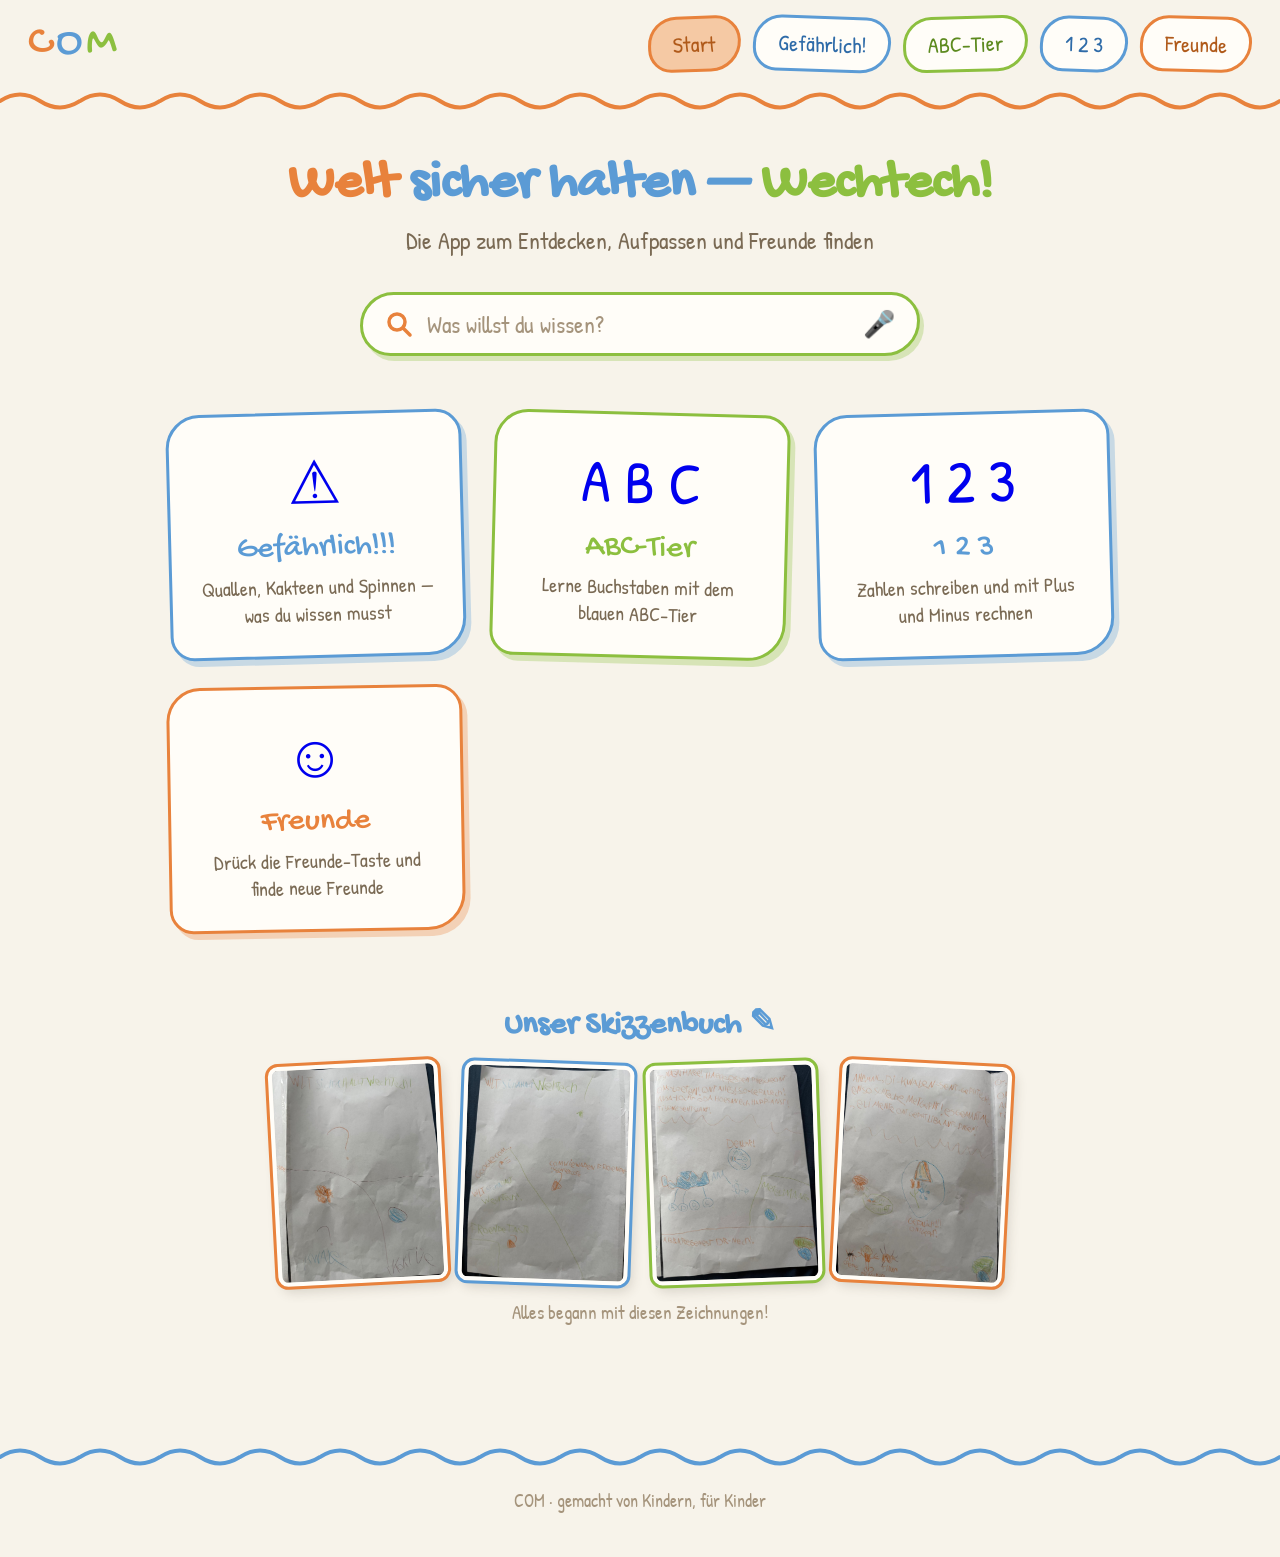
<file: index.html>
<!DOCTYPE html>
<html lang="de">
<head>
<meta charset="utf-8">
<meta name="viewport" content="width=device-width, initial-scale=1">
<title>COM — Welt sicher halten</title>
<link rel="preconnect" href="https://fonts.googleapis.com">
<link rel="preconnect" href="https://fonts.gstatic.com" crossorigin>
<link href="https://fonts.googleapis.com/css2?family=Patrick+Hand&family=Gochi+Hand&display=swap" rel="stylesheet">
<link rel="stylesheet" href="css/style.css">
</head>
<body>

<header>
  <nav class="topnav">
    <a class="logo" href="index.html" aria-label="COM Startseite"><span>C</span><span>O</span><span>M</span></a>
    <div class="spacer"></div>
    <div class="nav-links">
      <a class="nav-btn orange active" href="index.html">Start</a>
      <a class="nav-btn blue" href="gefaehrlich.html">Gefährlich!</a>
      <a class="nav-btn green" href="abc.html">ABC-Tier</a>
      <a class="nav-btn blue" href="123.html">1 2 3</a>
      <a class="nav-btn orange tilt-r" href="freunde.html">Freunde</a>
    </div>
  </nav>
  <div class="wave orange"></div>
</header>

<main class="page">
  <h1 class="hero-title">
    <span class="c-orange">Welt </span><span class="c-blue">sicher halten — </span><span class="c-green">Wechtech!</span>
  </h1>
  <p class="lead" style="margin-bottom: 36px;">Die App zum Entdecken, Aufpassen und Freunde finden</p>

  <div class="search">
    <svg width="28" height="28" viewBox="0 0 28 28" aria-hidden="true"><circle cx="12" cy="12" r="8" fill="none" stroke="#E8823C" stroke-width="3.5"></circle><line x1="18" y1="18" x2="25" y2="25" stroke="#E8823C" stroke-width="3.5" stroke-linecap="round"></line></svg>
    <input type="text" placeholder="Was willst du wissen?" aria-label="Suche">
    <button class="mic-btn" aria-label="Mit Stimme suchen" title="Sprich mit mir!" hidden>🎤</button>
  </div>

  <div class="home-cards">
    <a class="home-card blue" href="gefaehrlich.html">
      <div class="art">⚠</div>
      <div class="title">Gefährlich!!!</div>
      <div class="sub">Quallen, Kakteen und Spinnen — was du wissen musst</div>
    </a>
    <a class="home-card green" href="abc.html">
      <div class="art">A B C</div>
      <div class="title">ABC-Tier</div>
      <div class="sub">Lerne Buchstaben mit dem blauen ABC-Tier</div>
    </a>
    <a class="home-card blue" href="123.html">
      <div class="art">1 2 3</div>
      <div class="title">1 2 3</div>
      <div class="sub">Zahlen schreiben und mit Plus und Minus rechnen</div>
    </a>
    <a class="home-card orange" href="freunde.html">
      <div class="art">☺</div>
      <div class="title">Freunde</div>
      <div class="sub">Drück die Freunde-Taste und finde neue Freunde</div>
    </a>
  </div>

  <section class="sketchbook">
    <h2>Unser Skizzenbuch ✎</h2>
    <div class="sketch-strip">
      <img src="assets/sketch-1.jpeg" alt="Kinderzeichnung 1">
      <img src="assets/sketch-2.jpeg" alt="Kinderzeichnung 2">
      <img src="assets/sketch-3.jpeg" alt="Kinderzeichnung 3">
      <img src="assets/sketch-4.jpeg" alt="Kinderzeichnung 4">
    </div>
    <p class="caption">Alles begann mit diesen Zeichnungen!</p>
  </section>
</main>

<footer>
  <div class="wave blue"></div>
  <p>COM · gemacht von Kindern, für Kinder</p>
</footer>

<script src="js/app.js"></script>
</body>
</html>
</file>
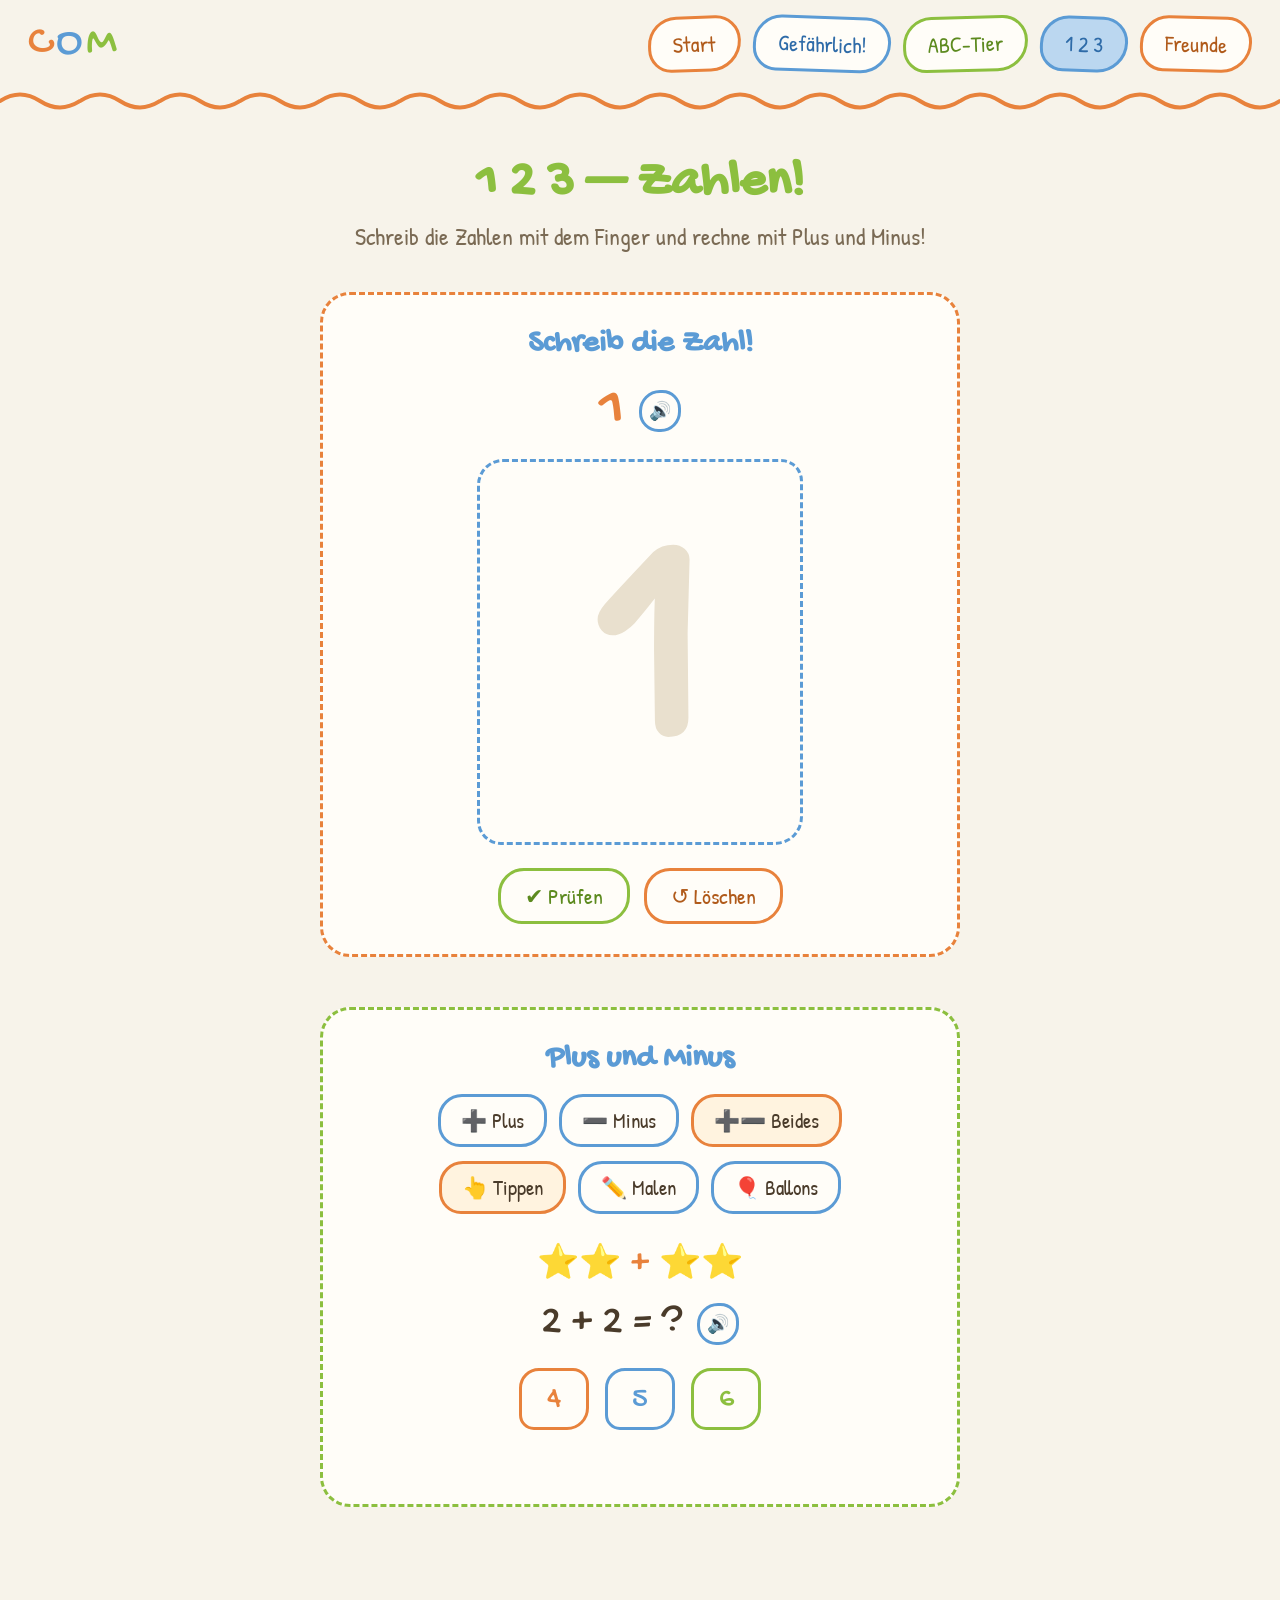
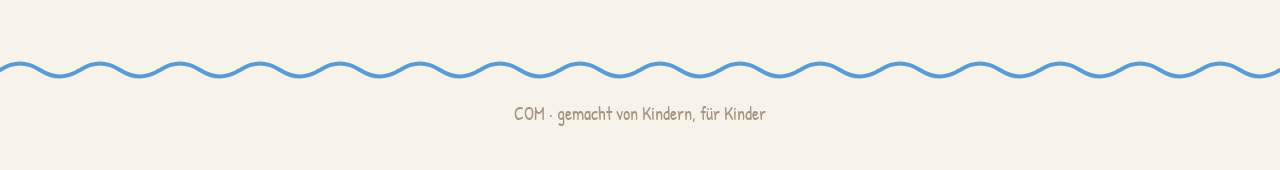
<file: 123.html>
<!DOCTYPE html>
<html lang="de">
<head>
<meta charset="utf-8">
<meta name="viewport" content="width=device-width, initial-scale=1">
<title>1 2 3 — COM</title>
<link rel="preconnect" href="https://fonts.googleapis.com">
<link rel="preconnect" href="https://fonts.gstatic.com" crossorigin>
<link href="https://fonts.googleapis.com/css2?family=Patrick+Hand&family=Gochi+Hand&display=swap" rel="stylesheet">
<link rel="stylesheet" href="css/style.css">
</head>
<body>

<header>
  <nav class="topnav">
    <a class="logo" href="index.html" aria-label="COM Startseite"><span>C</span><span>O</span><span>M</span></a>
    <div class="spacer"></div>
    <div class="nav-links">
      <a class="nav-btn orange" href="index.html">Start</a>
      <a class="nav-btn blue" href="gefaehrlich.html">Gefährlich!</a>
      <a class="nav-btn green" href="abc.html">ABC-Tier</a>
      <a class="nav-btn blue active" href="123.html">1 2 3</a>
      <a class="nav-btn orange tilt-r" href="freunde.html">Freunde</a>
    </div>
  </nav>
  <div class="wave orange"></div>
</header>

<main class="page centered">
  <h1 class="math-title">1 2 3 — Zahlen!</h1>
  <p class="lead" style="margin-bottom: 40px;">Schreib die Zahlen mit dem Finger und rechne mit Plus und Minus!</p>

  <section class="trace-card" id="schreiben">
    <h2 class="math-sub">Schreib die Zahl!</h2>
    <div class="trace-target-row">
      <div class="trace-target">1</div>
      <button class="say-btn say-mini trace-say" aria-label="Zahl vorlesen" title="Vorlesen">🔊</button>
    </div>
    <canvas class="trace-canvas" width="320" height="380" aria-label="Malfläche zum Zahlen schreiben"></canvas>
    <div class="trace-buttons">
      <button class="math-btn green trace-check">✔ Prüfen</button>
      <button class="math-btn orange trace-clear">↺ Löschen</button>
      <button class="math-btn blue trace-next" hidden>Weiter →</button>
    </div>
    <p class="math-feedback trace-feedback" hidden></p>
  </section>

  <section class="math-game" id="rechnen">
    <h2 class="math-sub">Plus und Minus</h2>
    <div class="op-switch">
      <button class="op-btn" data-op="+">➕ Plus</button>
      <button class="op-btn" data-op="-">➖ Minus</button>
      <button class="op-btn active" data-op="both">➕➖ Beides</button>
    </div>
    <div class="mode-switch">
      <button class="mode-btn active" data-mode="tap">👆 Tippen</button>
      <button class="mode-btn" data-mode="draw">✏️ Malen</button>
      <button class="mode-btn" data-mode="balloon">🎈 Ballons</button>
    </div>
    <div class="task-emoji" aria-hidden="true"></div>
    <div class="task-text-row">
      <div class="task-text"></div>
      <button class="say-btn say-mini task-say" aria-label="Aufgabe vorlesen" title="Vorlesen">🔊</button>
    </div>
    <div class="answer-tap answer-area"></div>
    <div class="answer-draw answer-area" hidden>
      <canvas class="draw-canvas" width="240" height="280" aria-label="Malfläche für die Antwort"></canvas>
      <div class="trace-buttons">
        <button class="math-btn green draw-check">✔ Prüfen</button>
        <button class="math-btn orange draw-clear">↺ Löschen</button>
      </div>
    </div>
    <div class="answer-balloon answer-area" hidden></div>
    <p class="math-feedback game-feedback" hidden></p>
    <button class="math-btn blue game-next" hidden>Nächste Aufgabe →</button>
    <p class="math-stars"></p>
  </section>
</main>

<footer>
  <div class="wave blue"></div>
  <p>COM · gemacht von Kindern, für Kinder</p>
</footer>

<script src="js/app.js"></script>
</body>
</html>
</file>
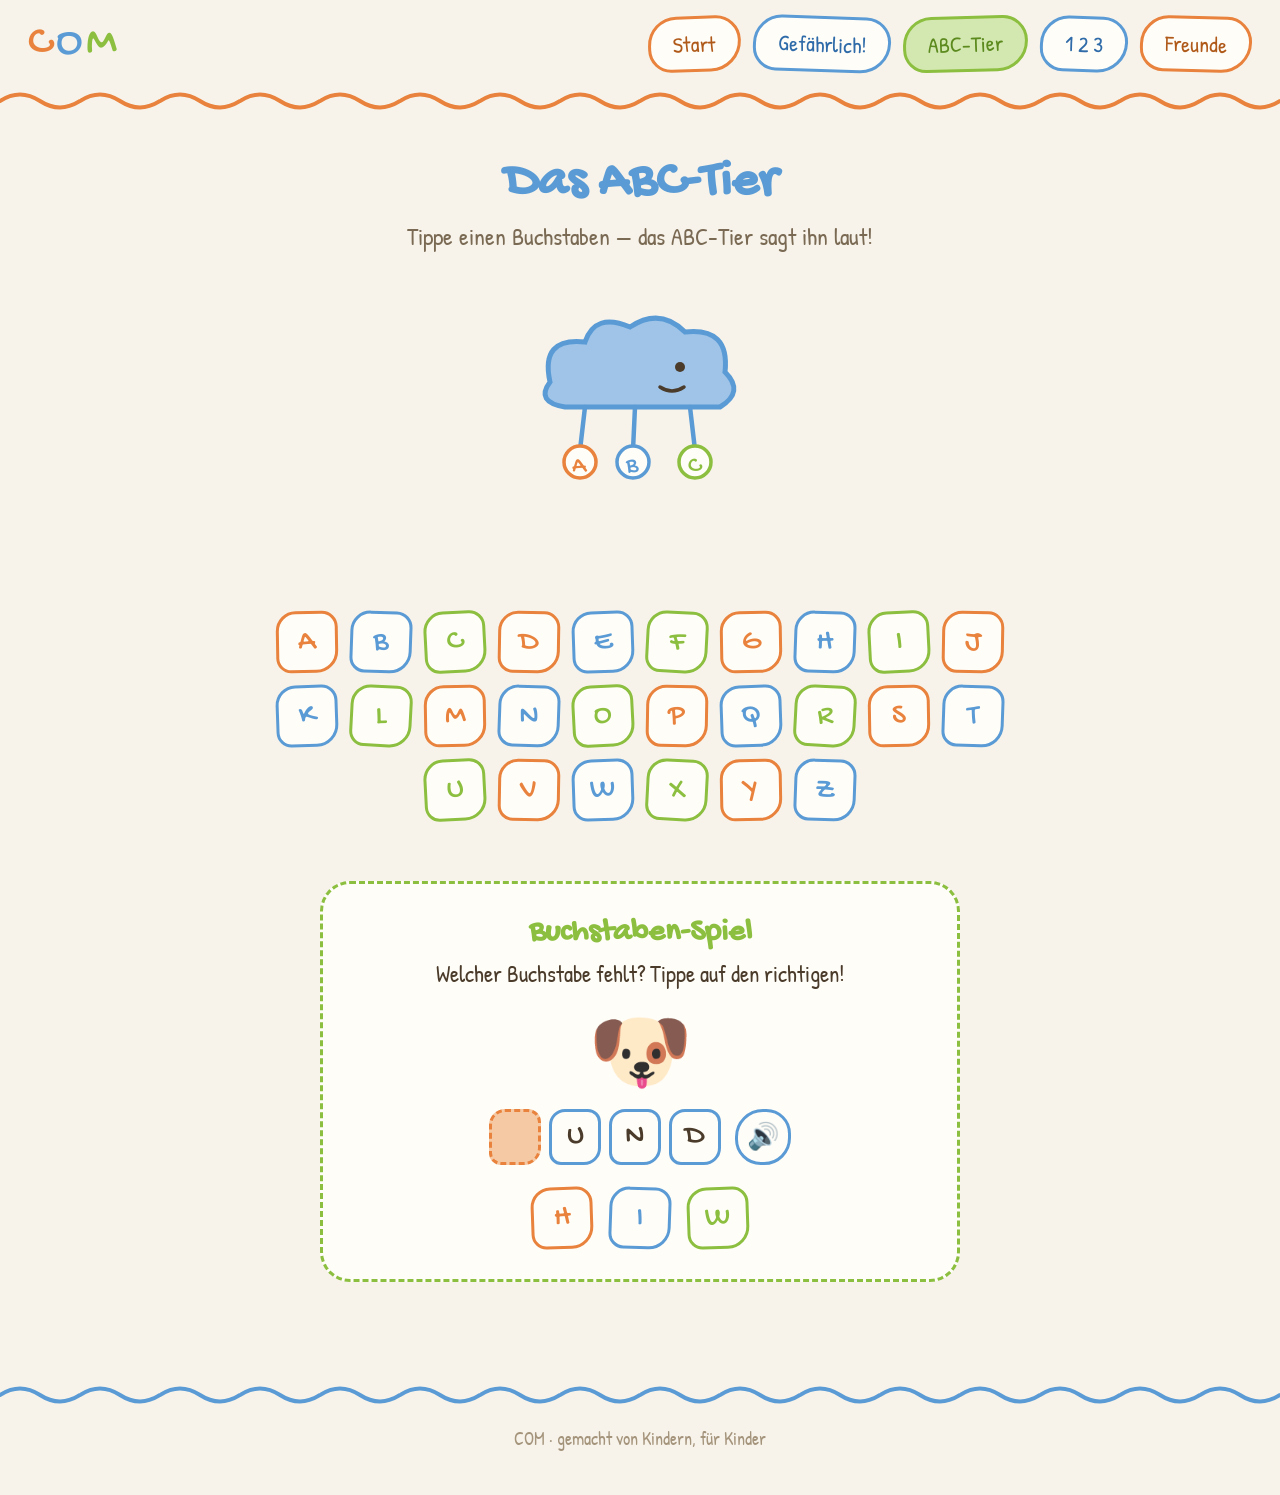
<file: abc.html>
<!DOCTYPE html>
<html lang="de">
<head>
<meta charset="utf-8">
<meta name="viewport" content="width=device-width, initial-scale=1">
<title>ABC-Tier — COM</title>
<link rel="preconnect" href="https://fonts.googleapis.com">
<link rel="preconnect" href="https://fonts.gstatic.com" crossorigin>
<link href="https://fonts.googleapis.com/css2?family=Patrick+Hand&family=Gochi+Hand&display=swap" rel="stylesheet">
<link rel="stylesheet" href="css/style.css">
</head>
<body>

<header>
  <nav class="topnav">
    <a class="logo" href="index.html" aria-label="COM Startseite"><span>C</span><span>O</span><span>M</span></a>
    <div class="spacer"></div>
    <div class="nav-links">
      <a class="nav-btn orange" href="index.html">Start</a>
      <a class="nav-btn blue" href="gefaehrlich.html">Gefährlich!</a>
      <a class="nav-btn green active" href="abc.html">ABC-Tier</a>
      <a class="nav-btn blue" href="123.html">1 2 3</a>
      <a class="nav-btn orange tilt-r" href="freunde.html">Freunde</a>
    </div>
  </nav>
  <div class="wave orange"></div>
</header>

<main class="page centered">
  <h1 class="abc-title">Das ABC-Tier</h1>
  <p class="lead" style="margin-bottom: 30px;">Tippe einen Buchstaben — das ABC-Tier sagt ihn laut!</p>

  <div class="abc-creature">
    <svg width="260" height="200" viewBox="0 0 260 200" aria-hidden="true">
      <path d="M40 100 Q 30 55, 75 60 Q 85 30, 120 45 Q 150 25, 175 50 Q 220 45, 215 90 Q 235 110, 210 125 L 55 125 Q 25 120, 40 100 Z" fill="#9FC4E8" stroke="#5B9BD5" stroke-width="5"></path>
      <circle cx="170" cy="85" r="5" fill="#4A3B2A"></circle>
      <path d="M150 105 q 12 8, 24 0" stroke="#4A3B2A" stroke-width="3.5" fill="none" stroke-linecap="round"></path>
      <g stroke="#5B9BD5" stroke-width="4.5" stroke-linecap="round">
        <line x1="75" y1="125" x2="70" y2="168"></line>
        <line x1="125" y1="125" x2="123" y2="168"></line>
        <line x1="180" y1="125" x2="185" y2="168"></line>
      </g>
      <g font-family="Gochi Hand, cursive" font-size="24">
        <circle cx="70" cy="180" r="16" fill="#FFFDF8" stroke="#E8823C" stroke-width="3.5"></circle>
        <circle cx="123" cy="180" r="16" fill="#FFFDF8" stroke="#5B9BD5" stroke-width="3.5"></circle>
        <circle cx="185" cy="180" r="16" fill="#FFFDF8" stroke="#8CBF3F" stroke-width="3.5"></circle>
        <text x="62" y="189" fill="#E8823C">A</text><text x="116" y="189" fill="#5B9BD5">B</text><text x="178" y="189" fill="#8CBF3F">C</text>
      </g>
    </svg>
  </div>

  <div class="abc-bubble-slot" aria-live="polite"></div>

  <div class="abc-grid" id="buchstaben"></div>

  <div class="letter-game" id="spiel">
    <h2 class="letter-game-title">Buchstaben-Spiel</h2>
    <p class="letter-game-lead">Welcher Buchstabe fehlt? Tippe auf den richtigen!</p>
    <div class="letter-animal" aria-hidden="true"></div>
    <div class="letter-word-row">
      <div class="letter-word" aria-live="polite"></div>
      <button class="say-btn" aria-label="Tiername vorlesen" title="Vorlesen">🔊</button>
    </div>
    <div class="letter-options"></div>
    <p class="letter-feedback" hidden></p>
    <button class="next-animal" hidden>Nächstes Tier →</button>
  </div>
</main>

<footer>
  <div class="wave blue"></div>
  <p>COM · gemacht von Kindern, für Kinder</p>
</footer>

<script src="js/app.js"></script>
</body>
</html>
</file>
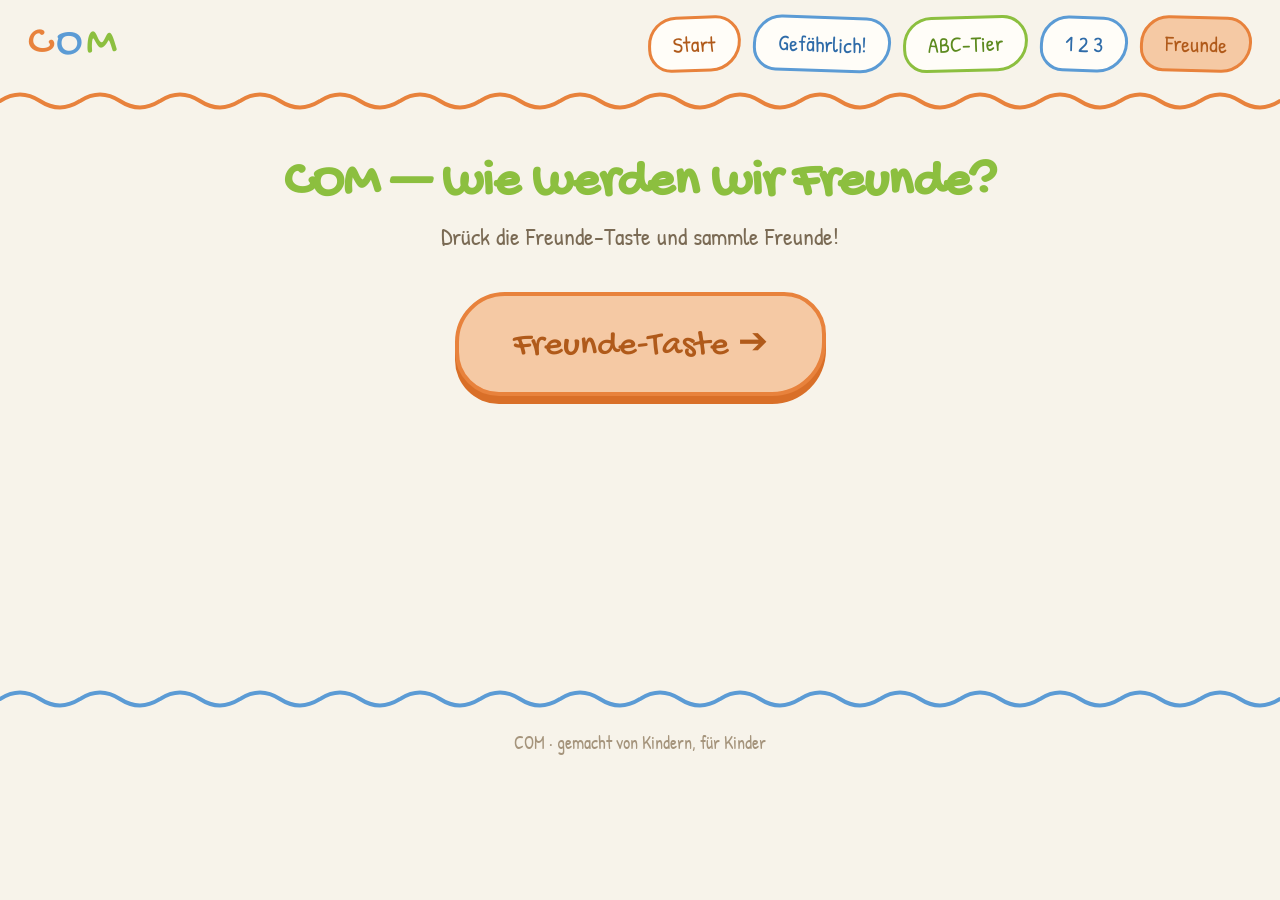
<file: freunde.html>
<!DOCTYPE html>
<html lang="de">
<head>
<meta charset="utf-8">
<meta name="viewport" content="width=device-width, initial-scale=1">
<title>Freunde — COM</title>
<link rel="preconnect" href="https://fonts.googleapis.com">
<link rel="preconnect" href="https://fonts.gstatic.com" crossorigin>
<link href="https://fonts.googleapis.com/css2?family=Patrick+Hand&family=Gochi+Hand&display=swap" rel="stylesheet">
<link rel="stylesheet" href="css/style.css">
</head>
<body>

<header>
  <nav class="topnav">
    <a class="logo" href="index.html" aria-label="COM Startseite"><span>C</span><span>O</span><span>M</span></a>
    <div class="spacer"></div>
    <div class="nav-links">
      <a class="nav-btn orange" href="index.html">Start</a>
      <a class="nav-btn blue" href="gefaehrlich.html">Gefährlich!</a>
      <a class="nav-btn green" href="abc.html">ABC-Tier</a>
      <a class="nav-btn blue" href="123.html">1 2 3</a>
      <a class="nav-btn orange tilt-r active" href="freunde.html">Freunde</a>
    </div>
  </nav>
  <div class="wave orange"></div>
</header>

<main class="page narrow centered">
  <h1 class="friends-title">COM — wie werden wir Freunde?</h1>
  <p class="lead">Drück die Freunde-Taste und sammle Freunde!</p>

  <button class="friend-btn">Freunde-Taste ➔</button>

  <div class="friends-row" aria-live="polite"></div>

  <p class="friend-msg" hidden></p>
</main>

<footer>
  <div class="wave blue"></div>
  <p>COM · gemacht von Kindern, für Kinder</p>
</footer>

<script src="js/app.js"></script>
</body>
</html>
</file>
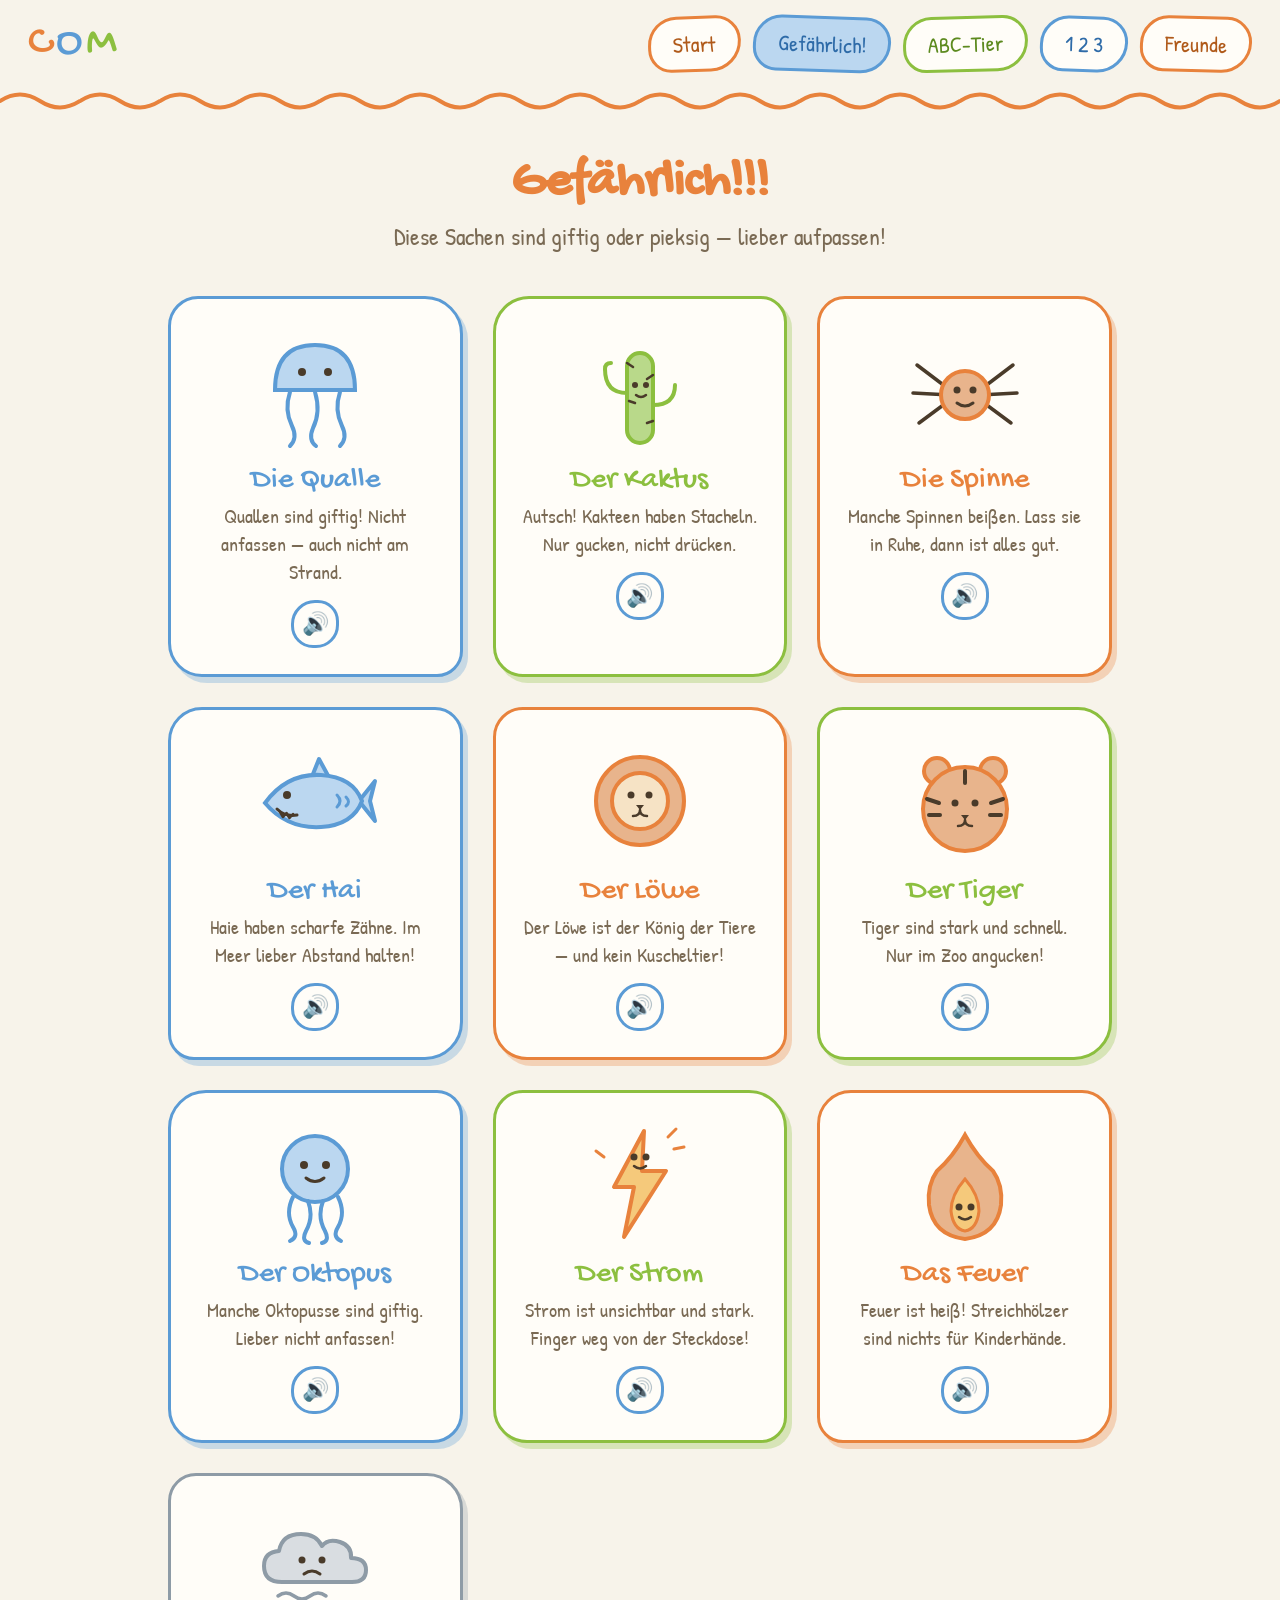
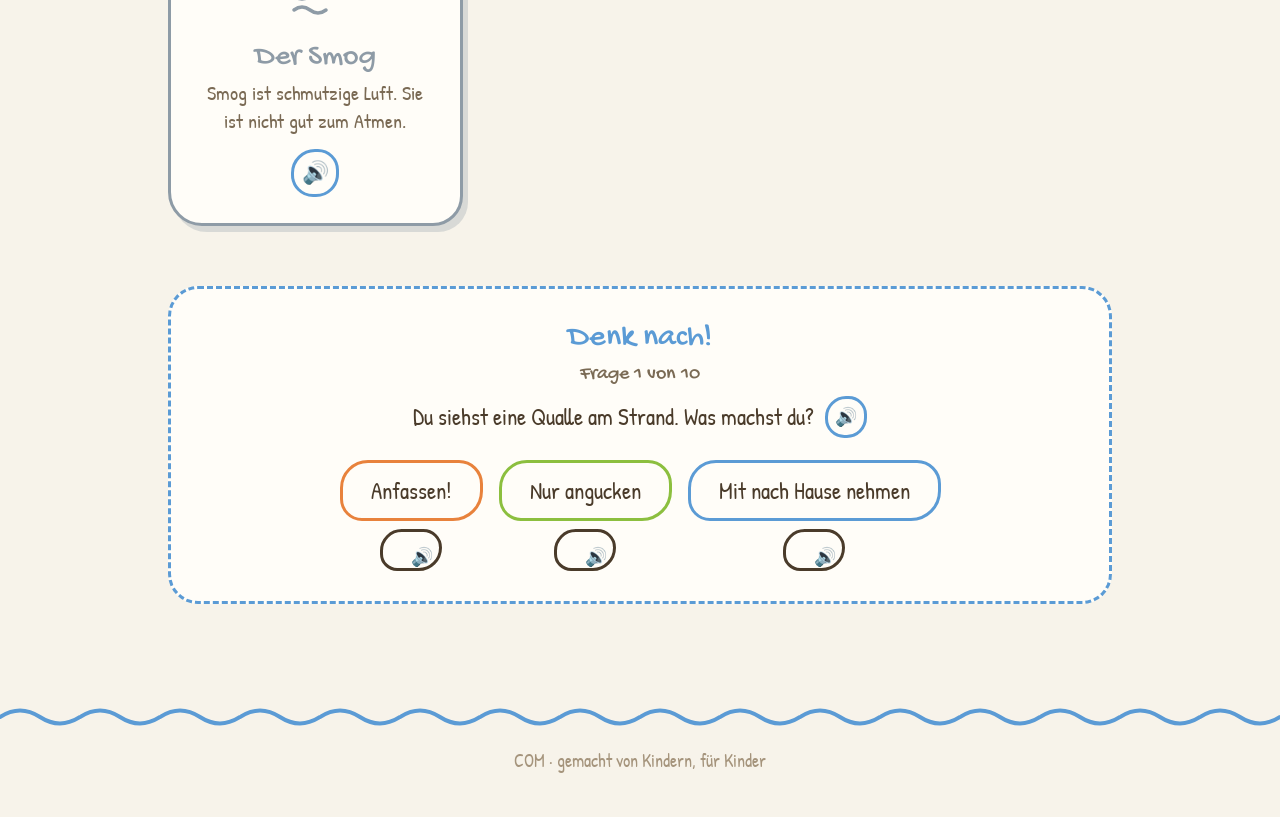
<file: gefaehrlich.html>
<!DOCTYPE html>
<html lang="de">
<head>
<meta charset="utf-8">
<meta name="viewport" content="width=device-width, initial-scale=1">
<title>Gefährlich!!! — COM</title>
<link rel="preconnect" href="https://fonts.googleapis.com">
<link rel="preconnect" href="https://fonts.gstatic.com" crossorigin>
<link href="https://fonts.googleapis.com/css2?family=Patrick+Hand&family=Gochi+Hand&display=swap" rel="stylesheet">
<link rel="stylesheet" href="css/style.css">
</head>
<body>

<header>
  <nav class="topnav">
    <a class="logo" href="index.html" aria-label="COM Startseite"><span>C</span><span>O</span><span>M</span></a>
    <div class="spacer"></div>
    <div class="nav-links">
      <a class="nav-btn orange" href="index.html">Start</a>
      <a class="nav-btn blue active" href="gefaehrlich.html">Gefährlich!</a>
      <a class="nav-btn green" href="abc.html">ABC-Tier</a>
      <a class="nav-btn blue" href="123.html">1 2 3</a>
      <a class="nav-btn orange tilt-r" href="freunde.html">Freunde</a>
    </div>
  </nav>
  <div class="wave orange"></div>
</header>

<main class="page">
  <h1 class="danger-title">Gefährlich!!!</h1>
  <p class="lead" style="margin-bottom: 44px;">Diese Sachen sind giftig oder pieksig — lieber aufpassen!</p>

  <div class="danger-cards">

    <div class="danger-card qualle" id="qualle">
      <div class="art">
        <svg width="110" height="120" viewBox="0 0 110 120" aria-hidden="true">
          <path d="M15 60 Q 15 15, 55 15 Q 95 15, 95 60 Z" fill="#BBD7F0" stroke="#5B9BD5" stroke-width="4"></path>
          <circle cx="42" cy="42" r="4" fill="#4A3B2A"></circle>
          <circle cx="68" cy="42" r="4" fill="#4A3B2A"></circle>
          <g class="tentacle" style="transform-origin: 30px 60px;"><path d="M30 62 q -6 18, 2 34 q 6 12, -2 20" stroke="#5B9BD5" stroke-width="4" fill="none" stroke-linecap="round"></path></g>
          <g class="tentacle t2" style="transform-origin: 55px 60px;"><path d="M55 62 q 6 20, -2 36 q -5 12, 3 18" stroke="#5B9BD5" stroke-width="4" fill="none" stroke-linecap="round"></path></g>
          <g class="tentacle t3" style="transform-origin: 80px 60px;"><path d="M80 62 q -6 18, 2 34 q 6 12, -2 20" stroke="#5B9BD5" stroke-width="4" fill="none" stroke-linecap="round"></path></g>
        </svg>
      </div>
      <div class="name">Die Qualle</div>
      <p>Quallen sind giftig! Nicht anfassen — auch nicht am Strand.</p>
    </div>

    <div class="danger-card kaktus" id="kaktus">
      <div class="art">
        <svg width="110" height="122" viewBox="0 0 110 122" aria-hidden="true">
          <rect x="42" y="20" width="26" height="90" rx="13" fill="#B9D98A" stroke="#8CBF3F" stroke-width="4"></rect>
          <path d="M42 60 q -22 0, -22 -24" stroke="#8CBF3F" stroke-width="4" fill="none"></path>
          <path d="M20 36 q 0 -6, 6 -6" stroke="#8CBF3F" stroke-width="4" fill="none" stroke-linecap="round"></path>
          <path d="M68 72 q 22 0, 22 -20" stroke="#8CBF3F" stroke-width="4" fill="none" stroke-linecap="round"></path>
          <g stroke="#4A3B2A" stroke-width="2.5" stroke-linecap="round"><line x1="48" y1="34" x2="42" y2="30"></line><line x1="62" y1="46" x2="68" y2="42"></line><line x1="50" y1="70" x2="44" y2="68"></line><line x1="62" y1="90" x2="68" y2="88"></line></g>
          <circle cx="50" cy="52" r="3" fill="#4A3B2A"></circle><circle cx="61" cy="52" r="3" fill="#4A3B2A"></circle>
          <path d="M51 62 q 5 4, 10 0" stroke="#4A3B2A" stroke-width="2.5" fill="none" stroke-linecap="round"></path>
        </svg>
      </div>
      <div class="name">Der Kaktus</div>
      <p>Autsch! Kakteen haben Stacheln. Nur gucken, nicht drücken.</p>
    </div>

    <div class="danger-card spinne" id="spinne">
      <div class="art">
        <svg width="120" height="110" viewBox="0 0 120 110" aria-hidden="true">
          <g stroke="#4A3B2A" stroke-width="3.5" stroke-linecap="round">
            <line x1="45" y1="55" x2="12" y2="30"></line><line x1="45" y1="60" x2="8" y2="58"></line><line x1="45" y1="65" x2="14" y2="88"></line>
            <line x1="75" y1="55" x2="108" y2="30"></line><line x1="75" y1="60" x2="112" y2="58"></line><line x1="75" y1="65" x2="106" y2="88"></line>
          </g>
          <circle cx="60" cy="60" r="24" fill="#E8B48C" stroke="#E8823C" stroke-width="4"></circle>
          <circle cx="52" cy="55" r="3.5" fill="#4A3B2A"></circle><circle cx="68" cy="55" r="3.5" fill="#4A3B2A"></circle>
          <path d="M52 68 q 8 6, 16 0" stroke="#4A3B2A" stroke-width="3" fill="none" stroke-linecap="round"></path>
        </svg>
      </div>
      <div class="name">Die Spinne</div>
      <p>Manche Spinnen beißen. Lass sie in Ruhe, dann ist alles gut.</p>
    </div>

    <div class="danger-card hai" id="hai">
      <div class="art">
        <svg width="132" height="100" viewBox="0 0 132 100" aria-hidden="true">
          <path d="M110 50 L 126 30 L 121 50 L 126 70 Z" fill="#BBD7F0" stroke="#5B9BD5" stroke-width="4" stroke-linejoin="round"></path>
          <path d="M62 28 L 70 8 L 82 30" fill="#BBD7F0" stroke="#5B9BD5" stroke-width="4" stroke-linejoin="round"></path>
          <path d="M16 52 Q 38 22, 72 24 Q 104 26, 113 50 Q 104 74, 72 76 Q 38 78, 16 52 Z" fill="#BBD7F0" stroke="#5B9BD5" stroke-width="4"></path>
          <path d="M88 44 q 6 6, 0 12 M 97 46 q 5 5, 0 9" stroke="#5B9BD5" stroke-width="3" fill="none" stroke-linecap="round"></path>
          <circle cx="38" cy="44" r="4" fill="#4A3B2A"></circle>
          <path d="M28 58 q 8 8, 20 6" stroke="#4A3B2A" stroke-width="3" fill="none" stroke-linecap="round"></path>
          <path d="M31 61 l 3 5 l 3.5 -4 l 3 5 l 3.5 -4" stroke="#4A3B2A" stroke-width="2.5" fill="none" stroke-linecap="round" stroke-linejoin="round"></path>
        </svg>
      </div>
      <div class="name">Der Hai</div>
      <p>Haie haben scharfe Zähne. Im Meer lieber Abstand halten!</p>
    </div>

    <div class="danger-card loewe" id="loewe">
      <div class="art">
        <svg width="110" height="112" viewBox="0 0 110 112" aria-hidden="true">
          <circle cx="55" cy="56" r="44" fill="#E8B48C" stroke="#E8823C" stroke-width="4"></circle>
          <circle cx="55" cy="56" r="28" fill="#F6E3C5" stroke="#E8823C" stroke-width="4"></circle>
          <circle cx="46" cy="50" r="3.5" fill="#4A3B2A"></circle><circle cx="64" cy="50" r="3.5" fill="#4A3B2A"></circle>
          <path d="M51 60 L 59 60 L 55 65 Z" fill="#4A3B2A"></path>
          <path d="M55 65 q 0 6, -7 6 M 55 65 q 0 6, 7 6" stroke="#4A3B2A" stroke-width="2.5" fill="none" stroke-linecap="round"></path>
        </svg>
      </div>
      <div class="name">Der Löwe</div>
      <p>Der Löwe ist der König der Tiere — und kein Kuscheltier!</p>
    </div>

    <div class="danger-card tiger" id="tiger">
      <div class="art">
        <svg width="112" height="108" viewBox="0 0 112 108" aria-hidden="true">
          <circle cx="28" cy="24" r="13" fill="#E8B48C" stroke="#E8823C" stroke-width="4"></circle>
          <circle cx="84" cy="24" r="13" fill="#E8B48C" stroke="#E8823C" stroke-width="4"></circle>
          <circle cx="56" cy="62" r="42" fill="#E8B48C" stroke="#E8823C" stroke-width="4"></circle>
          <g stroke="#4A3B2A" stroke-width="4" stroke-linecap="round">
            <line x1="56" y1="24" x2="56" y2="36"></line>
            <line x1="18" y1="52" x2="30" y2="56"></line><line x1="20" y1="68" x2="31" y2="68"></line>
            <line x1="94" y1="52" x2="82" y2="56"></line><line x1="92" y1="68" x2="81" y2="68"></line>
          </g>
          <circle cx="46" cy="56" r="3.5" fill="#4A3B2A"></circle><circle cx="66" cy="56" r="3.5" fill="#4A3B2A"></circle>
          <path d="M52 68 L 60 68 L 56 73 Z" fill="#4A3B2A"></path>
          <path d="M56 73 q 0 6, -7 6 M 56 73 q 0 6, 7 6" stroke="#4A3B2A" stroke-width="2.5" fill="none" stroke-linecap="round"></path>
        </svg>
      </div>
      <div class="name">Der Tiger</div>
      <p>Tiger sind stark und schnell. Nur im Zoo angucken!</p>
    </div>

    <div class="danger-card oktopus" id="oktopus">
      <div class="art">
        <svg width="120" height="122" viewBox="0 0 120 122" aria-hidden="true">
          <circle cx="60" cy="46" r="33" fill="#BBD7F0" stroke="#5B9BD5" stroke-width="4"></circle>
          <circle cx="49" cy="42" r="4" fill="#4A3B2A"></circle><circle cx="71" cy="42" r="4" fill="#4A3B2A"></circle>
          <path d="M51 55 q 9 7, 18 0" stroke="#4A3B2A" stroke-width="3" fill="none" stroke-linecap="round"></path>
          <g class="tentacle" style="transform-origin: 38px 74px;"><path d="M38 74 q -8 16, 0 30 q 6 10, -3 14" stroke="#5B9BD5" stroke-width="4" fill="none" stroke-linecap="round"></path></g>
          <g class="tentacle t2" style="transform-origin: 53px 78px;"><path d="M53 78 q 6 16, -2 30 q -5 10, 3 12" stroke="#5B9BD5" stroke-width="4" fill="none" stroke-linecap="round"></path></g>
          <g class="tentacle t3" style="transform-origin: 68px 78px;"><path d="M68 78 q -6 16, 2 30 q 5 10, -3 12" stroke="#5B9BD5" stroke-width="4" fill="none" stroke-linecap="round"></path></g>
          <g class="tentacle" style="transform-origin: 83px 74px;"><path d="M83 74 q 8 16, 0 30 q -6 10, 3 14" stroke="#5B9BD5" stroke-width="4" fill="none" stroke-linecap="round"></path></g>
        </svg>
      </div>
      <div class="name">Der Oktopus</div>
      <p>Manche Oktopusse sind giftig. Lieber nicht anfassen!</p>
    </div>

    <div class="danger-card strom" id="strom">
      <div class="art">
        <svg width="96" height="122" viewBox="0 0 96 122" aria-hidden="true">
          <path d="M52 8 L 22 64 L 42 64 L 32 114 L 74 48 L 50 48 Z" fill="#F5C97B" stroke="#E8823C" stroke-width="4" stroke-linejoin="round"></path>
          <g stroke="#E8823C" stroke-width="3" stroke-linecap="round">
            <line x1="76" y1="14" x2="84" y2="6"></line><line x1="82" y1="26" x2="92" y2="24"></line>
            <line x1="12" y1="34" x2="4" y2="28"></line>
          </g>
          <circle cx="42" cy="34" r="3.5" fill="#4A3B2A"></circle><circle cx="54" cy="34" r="3.5" fill="#4A3B2A"></circle>
          <path d="M42 43 q 6 5, 12 0" stroke="#4A3B2A" stroke-width="2.5" fill="none" stroke-linecap="round"></path>
        </svg>
      </div>
      <div class="name">Der Strom</div>
      <p>Strom ist unsichtbar und stark. Finger weg von der Steckdose!</p>
    </div>

    <div class="danger-card feuer" id="feuer">
      <div class="art">
        <svg width="100" height="122" viewBox="0 0 100 122" aria-hidden="true">
          <path d="M50 8 Q 62 30, 78 44 Q 88 58, 86 78 Q 82 108, 50 112 Q 18 108, 14 78 Q 12 58, 22 44 Q 38 30, 50 8 Z" fill="#E8B48C" stroke="#E8823C" stroke-width="4"></path>
          <path d="M50 52 Q 64 68, 64 84 Q 62 102, 50 104 Q 38 102, 36 84 Q 36 68, 50 52 Z" fill="#F5C97B" stroke="#E8823C" stroke-width="3"></path>
          <circle cx="44" cy="80" r="3.5" fill="#4A3B2A"></circle><circle cx="56" cy="80" r="3.5" fill="#4A3B2A"></circle>
          <path d="M44 90 q 6 5, 12 0" stroke="#4A3B2A" stroke-width="2.5" fill="none" stroke-linecap="round"></path>
        </svg>
      </div>
      <div class="name">Das Feuer</div>
      <p>Feuer ist heiß! Streichhölzer sind nichts für Kinderhände.</p>
    </div>

    <div class="danger-card smog" id="smog">
      <div class="art">
        <svg width="130" height="106" viewBox="0 0 130 106" aria-hidden="true">
          <path d="M32 68 Q 14 68, 14 52 Q 14 38, 29 37 Q 32 20, 51 20 Q 66 20, 72 32 Q 78 24, 90 28 Q 102 32, 101 44 Q 116 44, 116 56 Q 116 68, 102 68 Z" fill="#D9DDE1" stroke="#8E9BA6" stroke-width="4" stroke-linejoin="round"></path>
          <circle cx="52" cy="46" r="3.5" fill="#4A3B2A"></circle><circle cx="72" cy="46" r="3.5" fill="#4A3B2A"></circle>
          <path d="M54 60 q 8 -6, 16 0" stroke="#4A3B2A" stroke-width="3" fill="none" stroke-linecap="round"></path>
          <g stroke="#8E9BA6" stroke-width="3.5" fill="none" stroke-linecap="round">
            <path d="M28 82 q 8 -6, 16 0 q 8 6, 16 0 q 8 -6, 16 0"></path>
            <path d="M44 96 q 8 -6, 16 0 q 8 6, 16 0"></path>
          </g>
        </svg>
      </div>
      <div class="name">Der Smog</div>
      <p>Smog ist schmutzige Luft. Sie ist nicht gut zum Atmen.</p>
    </div>
  </div>

  <div class="quiz" id="quiz">
    <div class="quiz-title">Denk nach!</div>
    <p class="quiz-progress"></p>
    <div class="quiz-question-row">
      <p class="question"></p>
      <button class="say-btn say-mini quiz-say" aria-label="Frage vorlesen" title="Vorlesen">🔊</button>
    </div>
    <div class="quiz-options"></div>
    <p class="quiz-feedback" hidden></p>
    <button class="quiz-next" hidden>Weiter →</button>
  </div>
</main>

<footer>
  <div class="wave blue"></div>
  <p>COM · gemacht von Kindern, für Kinder</p>
</footer>

<script src="js/app.js"></script>
</body>
</html>
</file>
<file: css/style.css>
/* COM — kids webapp, hand-drawn crayon style */

:root {
  --orange: #E8823C;
  --orange-dark: #B05A1A;
  --orange-bg: #F5C9A4;
  --orange-soft: rgba(232, 130, 60, 0.3);
  --blue: #5B9BD5;
  --blue-dark: #2E6BA8;
  --blue-bg: #BBD7F0;
  --blue-soft: rgba(91, 155, 213, 0.3);
  --green: #8CBF3F;
  --green-dark: #5C8A1E;
  --green-bg: #D3E8B0;
  --green-soft: rgba(140, 191, 63, 0.3);
  --paper: #F7F3EA;
  --card: #FFFDF8;
  --ink: #4A3B2A;
  --ink-soft: #7A6A54;
  --ink-faint: #A5947C;
}

* { box-sizing: border-box; }

body {
  margin: 0;
  background: var(--paper);
  font-family: 'Patrick Hand', cursive;
  color: var(--ink);
  overflow-x: hidden;
}

.display { font-family: 'Gochi Hand', cursive; }

/* ---------- animations ---------- */
@keyframes floaty {
  0%, 100% { transform: translateY(0) rotate(-2deg); }
  50% { transform: translateY(-14px) rotate(2deg); }
}
@keyframes bouncy {
  0%, 100% { transform: translateY(0) scale(1, 1); }
  40% { transform: translateY(-18px) scale(0.96, 1.05); }
  60% { transform: translateY(0) scale(1.04, 0.94); }
}
@keyframes wigglee {
  0%, 100% { transform: rotate(-3deg); }
  50% { transform: rotate(3deg); }
}
@keyframes swayy {
  0%, 100% { transform: rotate(-6deg); }
  50% { transform: rotate(6deg); }
}
@keyframes wavemove {
  0% { background-position-x: 0; }
  100% { background-position-x: -80px; }
}
@keyframes popin {
  0% { transform: scale(0.6); opacity: 0; }
  70% { transform: scale(1.08); }
  100% { transform: scale(1); opacity: 1; }
}
@keyframes tent {
  0%, 100% { transform: rotate(-8deg); }
  50% { transform: rotate(8deg); }
}

/* ---------- header / nav ---------- */
.topnav {
  display: flex;
  align-items: center;
  gap: 14px;
  padding: 16px 28px;
  flex-wrap: wrap;
}

.logo {
  font-family: 'Gochi Hand', cursive;
  font-size: 44px;
  letter-spacing: 2px;
  display: flex;
  gap: 2px;
  text-decoration: none;
}
.logo span { display: inline-block; animation: wigglee 2.4s ease-in-out infinite; }
.logo span:nth-child(1) { color: var(--orange); }
.logo span:nth-child(2) { color: var(--blue); animation-delay: 0.3s; }
.logo span:nth-child(3) { color: var(--green); animation-delay: 0.6s; }

.topnav .spacer { flex: 1; }

.nav-links { display: flex; gap: 12px; flex-wrap: wrap; }

.nav-btn {
  font-family: 'Patrick Hand', cursive;
  font-size: 22px;
  padding: 10px 22px;
  border-radius: 30px 26px 32px 24px;
  border: 3px solid;
  background: var(--card);
  cursor: pointer;
  text-decoration: none;
  display: inline-block;
  transition: transform 0.15s;
}
.nav-btn:hover { transform: rotate(0deg) scale(1.08) !important; }

.nav-btn.orange { border-color: var(--orange); color: var(--orange-dark); transform: rotate(-2deg); }
.nav-btn.blue { border-color: var(--blue); color: var(--blue-dark); transform: rotate(2deg); }
.nav-btn.green { border-color: var(--green); color: var(--green-dark); transform: rotate(-1.5deg); }
.nav-btn.orange.tilt-r { transform: rotate(1.5deg); }

.nav-btn.orange.active { background: var(--orange-bg); }
.nav-btn.blue.active { background: var(--blue-bg); }
.nav-btn.green.active { background: var(--green-bg); }

/* ---------- crayon wave dividers ---------- */
.wave {
  height: 26px;
  background-repeat: repeat-x;
  background-size: 80px 26px;
  animation: wavemove 3s linear infinite;
}
.wave.orange {
  background-image: url("data:image/svg+xml,%3Csvg xmlns='http://www.w3.org/2000/svg' width='80' height='26' viewBox='0 0 80 26'%3E%3Cpath d='M0 13 Q 20 0 40 13 Q 60 26 80 13' stroke='%23E8823C' stroke-width='4' fill='none' stroke-linecap='round'/%3E%3C/svg%3E");
}
.wave.blue {
  background-image: url("data:image/svg+xml,%3Csvg xmlns='http://www.w3.org/2000/svg' width='80' height='26' viewBox='0 0 80 26'%3E%3Cpath d='M0 13 Q 20 0 40 13 Q 60 26 80 13' stroke='%235B9BD5' stroke-width='4' fill='none' stroke-linecap='round'/%3E%3C/svg%3E");
  animation-duration: 4s;
  animation-direction: reverse;
}

/* ---------- page shell ---------- */
.page {
  max-width: 1000px;
  margin: 0 auto;
  padding: 40px 28px 80px;
  animation: popin 0.4s ease-out;
}
.page.narrow { max-width: 800px; }
.page.centered { text-align: center; }

.page h1 {
  font-family: 'Gochi Hand', cursive;
  font-size: 52px;
  text-align: center;
  margin: 0 0 6px;
  line-height: 1.15;
}
.page .lead {
  text-align: center;
  font-size: 24px;
  color: var(--ink-soft);
  margin: 0 0 40px;
}

footer p {
  text-align: center;
  font-size: 18px;
  color: var(--ink-faint);
  padding-bottom: 26px;
}
footer .wave { margin-top: 20px; }

/* ---------- start page ---------- */
.hero-title { font-size: 54px !important; margin-bottom: 8px !important; }
.hero-title .c-orange { color: var(--orange); }
.hero-title .c-blue { color: var(--blue); }
.hero-title .c-green { color: var(--green); }

.search {
  position: relative;
  display: flex;
  align-items: center;
  gap: 12px;
  max-width: 560px;
  margin: 0 auto 56px;
  background: var(--card);
  border: 3px solid var(--green);
  border-radius: 40px 34px 42px 36px;
  padding: 12px 22px;
  box-shadow: 4px 5px 0 var(--green-soft);
}
.search input {
  flex: 1;
  min-width: 0;
  border: none;
  outline: none;
  background: transparent;
  font-family: 'Patrick Hand', cursive;
  font-size: 24px;
  color: var(--ink);
}
.search input::placeholder { color: var(--ink-faint); }

.mic-btn {
  border: none;
  background: transparent;
  font-size: 26px;
  line-height: 1;
  padding: 0;
  cursor: pointer;
  transition: transform 0.15s;
}
.mic-btn:hover { transform: scale(1.2) rotate(-6deg); }
.mic-btn.listening { animation: micpulse 0.9s ease-in-out infinite; }
@keyframes micpulse {
  0%, 100% { transform: scale(1); }
  50% { transform: scale(1.35); }
}

.search-suggest {
  position: absolute;
  top: calc(100% + 12px);
  left: 8px;
  right: 8px;
  background: var(--card);
  border: 3px solid var(--blue);
  border-radius: 26px 22px 28px 24px;
  padding: 10px;
  z-index: 30;
  box-shadow: 4px 5px 0 var(--blue-soft);
  text-align: left;
}
.search-suggest button {
  display: flex;
  align-items: center;
  gap: 12px;
  width: 100%;
  border: none;
  background: transparent;
  cursor: pointer;
  font-family: 'Patrick Hand', cursive;
  font-size: 22px;
  color: var(--ink);
  padding: 10px 14px;
  border-radius: 18px;
  text-align: left;
}
.search-suggest button:hover { background: #FFF3DF; }
.search-suggest .emoji { font-size: 26px; }
.search-suggest .where {
  margin-left: auto;
  font-family: 'Gochi Hand', cursive;
  font-size: 16px;
  color: var(--ink-faint);
}
.search-suggest .none { font-size: 21px; color: var(--ink-soft); padding: 8px 14px; }

.found-flash { animation: foundflash 0.8s ease-in-out 4; }
@keyframes foundflash {
  0%, 100% { transform: rotate(0) scale(1); }
  25% { transform: rotate(-1.5deg) scale(1.03); }
  75% { transform: rotate(1.5deg) scale(1.03); }
}

.home-cards {
  display: grid;
  grid-template-columns: repeat(auto-fit, minmax(260px, 1fr));
  gap: 28px;
}

.home-card {
  background: var(--card);
  border: 3.5px solid;
  border-radius: 34px 26px 38px 24px;
  padding: 28px 24px;
  cursor: pointer;
  text-align: center;
  text-decoration: none;
  display: block;
  transition: transform 0.18s;
}
.home-card:hover { transform: rotate(0deg) translateY(-6px) scale(1.03) !important; }

.home-card .art {
  font-size: 60px;
  height: 76px;
  display: flex;
  align-items: center;
  justify-content: center;
  animation: floaty 3s ease-in-out infinite;
}
.home-card .title {
  font-family: 'Gochi Hand', cursive;
  font-size: 32px;
  margin: 10px 0 6px;
}
.home-card .sub {
  font-size: 20px;
  color: var(--ink-soft);
  line-height: 1.35;
}

.home-card.blue { border-color: var(--blue); box-shadow: 5px 6px 0 var(--blue-soft); transform: rotate(-1.5deg); }
.home-card.blue .title { color: var(--blue); }
.home-card.green { border-color: var(--green); box-shadow: 5px 6px 0 var(--green-soft); transform: rotate(1.5deg); }
.home-card.green .title { color: var(--green); }
.home-card.green .art { animation-delay: 0.4s; }
.home-card.orange { border-color: var(--orange); box-shadow: 5px 6px 0 var(--orange-soft); transform: rotate(-1deg); }
.home-card.orange .title { color: var(--orange); }
.home-card.orange .art { animation-delay: 0.8s; }

/* sketchbook strip */
.sketchbook { margin-top: 70px; }
.sketchbook h2 {
  font-family: 'Gochi Hand', cursive;
  font-size: 32px;
  color: var(--blue);
  text-align: center;
  margin: 0 0 18px;
}
.sketch-strip {
  display: flex;
  gap: 18px;
  justify-content: center;
  flex-wrap: wrap;
}
.sketch-strip img {
  width: 170px;
  height: 220px;
  object-fit: cover;
  border: 4px solid var(--card);
  border-radius: 10px;
  box-shadow: 4px 6px 12px rgba(74, 59, 42, 0.18);
  transition: transform 0.18s;
}
.sketch-strip img:hover { transform: rotate(0deg) scale(1.08) translateY(-4px); z-index: 5; position: relative; }
.sketch-strip img:nth-child(1) { outline: 3px solid var(--orange); transform: rotate(-3deg); }
.sketch-strip img:nth-child(2) { outline: 3px solid var(--blue); transform: rotate(2deg); }
.sketch-strip img:nth-child(3) { outline: 3px solid var(--green); transform: rotate(-2deg); }
.sketch-strip img:nth-child(4) { outline: 3px solid var(--orange); transform: rotate(3deg); }
.sketchbook .caption {
  text-align: center;
  font-size: 19px;
  color: var(--ink-faint);
  margin-top: 16px;
}

/* sketch lightbox */
.sketch-strip img { cursor: pointer; }

.lightbox {
  position: fixed;
  inset: 0;
  z-index: 100;
  background: rgba(74, 59, 42, 0.82);
  display: flex;
  flex-direction: column;
  align-items: center;
  justify-content: center;
  gap: 22px;
  padding: 70px 20px 30px;
  animation: popin 0.25s ease-out;
}
.lightbox[hidden] { display: none; }

.lightbox img {
  max-width: min(92vw, 640px);
  max-height: calc(100vh - 220px);
  object-fit: contain;
  background: var(--card);
  border: 6px solid var(--card);
  outline: 4px solid var(--orange);
  border-radius: 14px;
  box-shadow: 8px 10px 24px rgba(0, 0, 0, 0.35);
  transform: rotate(-1deg);
}

.lightbox-close {
  position: absolute;
  top: 18px;
  right: 18px;
  width: 58px;
  height: 58px;
  font-family: 'Gochi Hand', cursive;
  font-size: 30px;
  line-height: 1;
  border-radius: 22px 18px 24px 17px;
  border: 3.5px solid var(--orange);
  background: var(--card);
  color: var(--orange-dark);
  cursor: pointer;
  transform: rotate(3deg);
  transition: transform 0.15s;
}
.lightbox-close:hover { transform: rotate(0deg) scale(1.12); }

.lightbox-like {
  display: flex;
  align-items: center;
  gap: 12px;
  font-family: 'Gochi Hand', cursive;
  font-size: 26px;
  padding: 12px 30px;
  border-radius: 36px 30px 38px 28px;
  border: 3.5px solid var(--blue);
  background: var(--card);
  color: var(--blue-dark);
  cursor: pointer;
  box-shadow: 0 6px 0 rgba(0, 0, 0, 0.25);
  transform: rotate(-2deg);
  transition: transform 0.15s;
}
.lightbox-like:hover { transform: rotate(0deg) scale(1.08); }
.lightbox-like .heart {
  font-size: 30px;
  line-height: 1;
  color: var(--ink-faint);
  transition: color 0.15s;
}
.lightbox-like.liked { border-color: var(--orange); color: var(--orange-dark); background: var(--orange-bg); }
.lightbox-like.liked .heart { color: #E0472F; }
.lightbox-like.pop .heart { animation: popin 0.35s ease-out; }

@media (max-width: 700px) {
  .lightbox { padding: 84px 14px 24px; gap: 16px; }
  .lightbox img { max-height: calc(100vh - 240px); }
  .lightbox-close { width: 50px; height: 50px; font-size: 26px; }
  .lightbox-like { font-size: 22px; padding: 10px 24px; }
}

/* ---------- danger page ---------- */
.danger-title { color: var(--orange); animation: wigglee 1.8s ease-in-out infinite; }

.danger-cards {
  display: grid;
  grid-template-columns: repeat(auto-fit, minmax(270px, 1fr));
  gap: 30px;
}

.danger-card {
  background: var(--card);
  border: 3.5px solid;
  padding: 26px;
  text-align: center;
}
.danger-card .art {
  height: 130px;
  display: flex;
  align-items: center;
  justify-content: center;
}
.danger-card .name {
  font-family: 'Gochi Hand', cursive;
  font-size: 30px;
  margin: 8px 0 4px;
}
.danger-card p {
  font-size: 20px;
  color: var(--ink-soft);
  margin: 0;
  line-height: 1.4;
}

.danger-card.qualle { border-color: var(--blue); border-radius: 30px 38px 26px 34px; box-shadow: 5px 6px 0 var(--blue-soft); }
.danger-card.qualle .name { color: var(--blue); }
.danger-card.qualle .art { animation: floaty 3.4s ease-in-out infinite; }

.danger-card.kaktus { border-color: var(--green); border-radius: 36px 26px 34px 30px; box-shadow: 5px 6px 0 var(--green-soft); }
.danger-card.kaktus .name { color: var(--green); }
.danger-card.kaktus .art { align-items: flex-end; }
.danger-card.kaktus svg { transform-origin: 55px 120px; animation: swayy 3s ease-in-out infinite; }

.danger-card.spinne { border-color: var(--orange); border-radius: 28px 34px 30px 38px; box-shadow: 5px 6px 0 var(--orange-soft); }
.danger-card.spinne .name { color: var(--orange); }
.danger-card.spinne .art { animation: bouncy 2.6s ease-in-out infinite; }

.danger-card.hai { border-color: var(--blue); border-radius: 34px 28px 38px 26px; box-shadow: 5px 6px 0 var(--blue-soft); }
.danger-card.hai .name { color: var(--blue); }
.danger-card.hai .art { animation: floaty 3.8s ease-in-out infinite; }

.danger-card.loewe { border-color: var(--orange); border-radius: 30px 36px 26px 34px; box-shadow: 5px 6px 0 var(--orange-soft); }
.danger-card.loewe .name { color: var(--orange); }
.danger-card.loewe .art { animation: bouncy 3s ease-in-out infinite; }

.danger-card.tiger { border-color: var(--green); border-radius: 26px 34px 38px 28px; box-shadow: 5px 6px 0 var(--green-soft); }
.danger-card.tiger .name { color: var(--green); }
.danger-card.tiger .art { animation: bouncy 2.8s ease-in-out 0.4s infinite; }

.danger-card.oktopus { border-color: var(--blue); border-radius: 38px 26px 30px 34px; box-shadow: 5px 6px 0 var(--blue-soft); }
.danger-card.oktopus .name { color: var(--blue); }
.danger-card.oktopus .art { animation: floaty 3.2s ease-in-out 0.6s infinite; }

.danger-card.strom { border-color: var(--green); border-radius: 30px 38px 26px 34px; box-shadow: 5px 6px 0 var(--green-soft); }
.danger-card.strom .name { color: var(--green); }
.danger-card.strom .art { animation: wigglee 1.4s ease-in-out infinite; }

.danger-card.feuer { border-color: var(--orange); border-radius: 34px 30px 36px 26px; box-shadow: 5px 6px 0 var(--orange-soft); }
.danger-card.feuer .name { color: var(--orange); }
.danger-card.feuer .art { align-items: flex-end; }
.danger-card.feuer svg { transform-origin: 50px 118px; animation: swayy 2.2s ease-in-out infinite; }

.danger-card.smog { border-color: #8E9BA6; border-radius: 28px 36px 30px 34px; box-shadow: 5px 6px 0 rgba(142, 155, 166, 0.3); }
.danger-card.smog .name { color: #8E9BA6; }
.danger-card.smog .art { animation: floaty 4.2s ease-in-out infinite; }

.tentacle { animation: tent 1.6s ease-in-out infinite; }
.tentacle.t2 { animation-delay: 0.25s; }
.tentacle.t3 { animation-delay: 0.5s; }

/* quiz */
.quiz {
  margin-top: 60px;
  background: var(--card);
  border: 3.5px dashed var(--blue);
  border-radius: 30px;
  padding: 30px;
  text-align: center;
}
.quiz .quiz-title {
  font-family: 'Gochi Hand', cursive;
  font-size: 32px;
  color: var(--blue);
  margin-bottom: 6px;
}
.quiz .question { font-size: 23px; margin: 0 0 22px; }
.quiz-options {
  display: flex;
  gap: 16px;
  justify-content: center;
  flex-wrap: wrap;
}
.quiz-options button {
  font-family: 'Patrick Hand', cursive;
  font-size: 23px;
  padding: 12px 28px;
  border-radius: 28px 24px 30px 22px;
  border: 3px solid;
  background: var(--card);
  color: var(--ink);
  cursor: pointer;
  transition: transform 0.15s;
}
.quiz-options button:hover { transform: scale(1.1) rotate(-2deg); }
.quiz-options button.orange { border-color: var(--orange); }
.quiz-options button.green { border-color: var(--green); }
.quiz-options button.blue { border-color: var(--blue); }
.quiz-options button.picked-right { background: var(--green-bg); }
.quiz-options button.picked-wrong { background: var(--orange-bg); }

.quiz-feedback {
  font-size: 26px;
  font-family: 'Gochi Hand', cursive;
  margin: 22px 0 0;
  animation: popin 0.3s ease-out;
}
.quiz-feedback.right { color: var(--green-dark); }
.quiz-feedback.wrong { color: var(--orange-dark); }

.quiz-progress {
  font-family: 'Gochi Hand', cursive;
  font-size: 20px;
  color: var(--ink-soft);
  margin: 0 0 10px;
}
.quiz-question-row {
  display: flex;
  justify-content: center;
  align-items: center;
  gap: 12px;
  margin-bottom: 22px;
}
.quiz-question-row .question { margin: 0; }
.quiz-option {
  display: flex;
  flex-direction: column;
  align-items: center;
  gap: 8px;
}
.say-btn.say-mini {
  width: 42px;
  height: 42px;
  font-size: 18px;
  flex-shrink: 0;
}
.quiz-next {
  margin-top: 20px;
  font-family: 'Patrick Hand', cursive;
  font-size: 23px;
  padding: 12px 28px;
  border-radius: 28px 24px 30px 22px;
  border: 3px solid var(--blue);
  background: var(--card);
  color: var(--blue);
  cursor: pointer;
  transition: transform 0.15s;
}
.quiz-next:hover { transform: scale(1.08) rotate(-1.5deg); }

.danger-card .card-say {
  margin-top: 14px;
  width: 48px;
  height: 48px;
  font-size: 22px;
}

/* ---------- abc page ---------- */
.abc-title { color: var(--blue); }

.abc-creature { display: inline-block; animation: bouncy 2.8s ease-in-out infinite; }

.abc-bubble-slot { min-height: 90px; margin: 8px 0 26px; }
.abc-bubble {
  display: inline-block;
  background: var(--card);
  border: 3.5px solid var(--orange);
  border-radius: 40px 36px 42px 34px;
  padding: 12px 34px;
  font-family: 'Gochi Hand', cursive;
  font-size: 46px;
  color: var(--orange);
  animation: popin 0.25s ease-out;
}

.abc-grid {
  display: flex;
  flex-wrap: wrap;
  gap: 12px;
  justify-content: center;
  max-width: 760px;
  margin: 0 auto;
}
.abc-grid button {
  width: 62px;
  height: 62px;
  font-family: 'Gochi Hand', cursive;
  font-size: 30px;
  border-radius: 20px 16px 22px 15px;
  border: 3px solid;
  background: var(--card);
  cursor: pointer;
  transition: transform 0.12s;
}
.abc-grid button:hover { transform: scale(1.2) rotate(0deg) !important; }
.abc-grid button.orange { border-color: var(--orange); color: var(--orange); }
.abc-grid button.blue { border-color: var(--blue); color: var(--blue); }
.abc-grid button.green { border-color: var(--green); color: var(--green); }
.abc-grid button.active { background: #FFF3DF; }

/* letter game */
.letter-game {
  margin: 60px auto 0;
  max-width: 640px;
  background: var(--card);
  border: 3.5px dashed var(--green);
  border-radius: 30px;
  padding: 30px;
  text-align: center;
}
.letter-game-title {
  font-family: 'Gochi Hand', cursive;
  font-size: 32px;
  color: var(--green);
  margin: 0 0 6px;
}
.letter-game-lead { font-size: 23px; margin: 0 0 18px; }
.letter-animal { font-size: 84px; line-height: 1; animation: bouncy 2.8s ease-in-out infinite; }

.letter-word-row {
  display: flex;
  gap: 14px;
  justify-content: center;
  align-items: center;
  margin: 18px 0 22px;
}
.letter-word { display: flex; gap: 8px; flex-wrap: wrap; justify-content: center; }
.letter-tile {
  width: 52px;
  height: 56px;
  display: flex;
  align-items: center;
  justify-content: center;
  font-family: 'Gochi Hand', cursive;
  font-size: 30px;
  color: var(--ink);
  border: 3px solid var(--blue);
  border-radius: 16px 13px 17px 12px;
  background: var(--card);
}
.letter-tile.gap { border-style: dashed; border-color: var(--orange); background: var(--orange-bg); }
.letter-tile.found { border-color: var(--green); background: var(--green-bg); animation: popin 0.3s ease-out; }

.say-btn {
  width: 56px;
  height: 56px;
  font-size: 26px;
  border: 3px solid var(--blue);
  border-radius: 50% 44% 48% 46%;
  background: var(--card);
  cursor: pointer;
  transition: transform 0.15s;
}
.say-btn:hover { transform: scale(1.15) rotate(-4deg); }

.letter-options { display: flex; gap: 16px; justify-content: center; flex-wrap: wrap; }
.letter-options button {
  width: 62px;
  height: 62px;
  font-family: 'Gochi Hand', cursive;
  font-size: 30px;
  border-radius: 20px 16px 22px 15px;
  border: 3px solid;
  background: var(--card);
  color: var(--ink);
  cursor: pointer;
  transition: transform 0.12s;
}
.letter-options button:hover { transform: scale(1.15) rotate(0deg) !important; }
.letter-options button.orange { border-color: var(--orange); color: var(--orange); }
.letter-options button.blue { border-color: var(--blue); color: var(--blue); }
.letter-options button.green { border-color: var(--green); color: var(--green); }
.letter-options button.picked-right { background: var(--green-bg); }
.letter-options button.picked-wrong { background: var(--orange-bg); }

.letter-feedback {
  font-size: 26px;
  font-family: 'Gochi Hand', cursive;
  margin: 22px 0 0;
  animation: popin 0.3s ease-out;
}
.letter-feedback.right { color: var(--green-dark); }
.letter-feedback.wrong { color: var(--orange-dark); }

.next-animal {
  margin-top: 20px;
  font-family: 'Patrick Hand', cursive;
  font-size: 23px;
  padding: 12px 28px;
  border-radius: 28px 24px 30px 22px;
  border: 3px solid var(--green);
  background: var(--green-bg);
  color: var(--green-dark);
  cursor: pointer;
  transition: transform 0.15s;
}
.next-animal:hover { transform: scale(1.08) rotate(-1.5deg); }

/* ---------- math page (1 2 3) ---------- */
.math-title { color: var(--green); }
.math-sub {
  font-family: 'Gochi Hand', cursive;
  font-size: 32px;
  color: var(--blue);
  margin: 0 0 16px;
}

.trace-card, .math-game {
  max-width: 640px;
  margin: 0 auto 50px;
  background: var(--card);
  border: 3.5px dashed var(--orange);
  border-radius: 30px;
  padding: 30px;
  text-align: center;
}
.math-game { border-color: var(--green); }

.trace-target-row {
  display: flex;
  justify-content: center;
  align-items: center;
  gap: 14px;
  margin-bottom: 16px;
}
.trace-target {
  font-family: 'Gochi Hand', cursive;
  font-size: 64px;
  line-height: 1;
  color: var(--orange);
}

.trace-canvas, .draw-canvas {
  touch-action: none;
  background: #FFFDF8;
  border: 3px dashed var(--blue);
  border-radius: 26px 22px 28px 24px;
  max-width: 100%;
  cursor: crosshair;
}

.trace-buttons {
  display: flex;
  gap: 14px;
  justify-content: center;
  flex-wrap: wrap;
  margin-top: 18px;
}
.math-btn {
  font-family: 'Patrick Hand', cursive;
  font-size: 22px;
  padding: 10px 24px;
  border-radius: 26px 22px 28px 24px;
  border: 3px solid;
  background: var(--card);
  cursor: pointer;
  transition: transform 0.15s;
}
.math-btn:hover { transform: scale(1.08) rotate(-1.5deg); }
.math-btn.green { border-color: var(--green); color: var(--green-dark); }
.math-btn.orange { border-color: var(--orange); color: var(--orange-dark); }
.math-btn.blue { border-color: var(--blue); color: var(--blue); }
.game-next { margin-top: 18px; }

.mode-switch, .op-switch {
  display: flex;
  gap: 12px;
  justify-content: center;
  flex-wrap: wrap;
  margin-bottom: 22px;
}
.op-switch { margin-bottom: 14px; }
.answer-area[hidden] { display: none !important; }
.mode-btn, .op-btn {
  font-family: 'Patrick Hand', cursive;
  font-size: 21px;
  padding: 9px 20px;
  border-radius: 24px 20px 26px 22px;
  border: 3px solid var(--blue);
  background: var(--card);
  color: var(--ink);
  cursor: pointer;
  transition: transform 0.15s;
}
.mode-btn:hover, .op-btn:hover { transform: scale(1.08); }
.mode-btn.active, .op-btn.active { background: #FFF3DF; border-color: var(--orange); }

.task-emoji {
  font-size: 34px;
  line-height: 1.5;
  margin-bottom: 6px;
  min-height: 44px;
}
.task-emoji .gone { opacity: 0.3; filter: grayscale(1); }
.task-emoji .op {
  font-family: 'Gochi Hand', cursive;
  font-size: 38px;
  color: var(--orange);
  margin: 0 10px;
  vertical-align: middle;
}
.task-text-row {
  display: flex;
  justify-content: center;
  align-items: center;
  gap: 14px;
  margin-bottom: 20px;
}
.task-text {
  font-family: 'Gochi Hand', cursive;
  font-size: 42px;
  color: var(--ink);
}

.answer-tap {
  display: flex;
  gap: 16px;
  justify-content: center;
  flex-wrap: wrap;
}
.answer-tap button {
  width: 70px;
  height: 62px;
  font-family: 'Gochi Hand', cursive;
  font-size: 30px;
  border-radius: 20px 16px 22px 15px;
  border: 3px solid;
  background: var(--card);
  cursor: pointer;
  transition: transform 0.12s;
}
.answer-tap button:hover { transform: scale(1.15); }
.answer-tap button.orange { border-color: var(--orange); color: var(--orange); }
.answer-tap button.blue { border-color: var(--blue); color: var(--blue); }
.answer-tap button.green { border-color: var(--green); color: var(--green); }
.answer-tap button.picked-right { background: var(--green-bg); }
.answer-tap button.picked-wrong { background: var(--orange-bg); }

.answer-balloon {
  display: flex;
  gap: 30px;
  justify-content: center;
  align-items: flex-start;
  min-height: 170px;
  padding-top: 8px;
}
.balloon {
  position: relative;
  width: 84px;
  height: 102px;
  border-radius: 50% 50% 50% 50% / 55% 55% 45% 45%;
  border: 3px solid;
  background: var(--card);
  font-family: 'Gochi Hand', cursive;
  font-size: 34px;
  cursor: pointer;
  animation: floaty 3s ease-in-out infinite;
}
.balloon::after {
  content: '';
  position: absolute;
  top: 100%;
  left: 50%;
  width: 2.5px;
  height: 40px;
  background: var(--ink-faint);
}
.balloon.b1 { border-color: var(--orange); color: var(--orange); }
.balloon.b2 { border-color: var(--blue); color: var(--blue); animation-delay: 0.4s; }
.balloon.b3 { border-color: var(--green); color: var(--green); animation-delay: 0.8s; }
.balloon.popped { animation: balloonpop 0.35s ease-out forwards; }
.balloon.nope { animation: wigglee 0.25s ease-in-out 3; }
@keyframes balloonpop {
  40% { transform: scale(1.35); opacity: 1; }
  100% { transform: scale(1.7); opacity: 0; }
}

.math-feedback {
  font-size: 26px;
  font-family: 'Gochi Hand', cursive;
  margin: 22px 0 0;
  animation: popin 0.3s ease-out;
}
.math-feedback.right { color: var(--green-dark); }
.math-feedback.wrong { color: var(--orange-dark); }

.math-stars {
  font-size: 26px;
  color: var(--orange);
  letter-spacing: 3px;
  margin: 14px 0 0;
  min-height: 30px;
}

/* ---------- friends page ---------- */
.friends-title { color: var(--green); }

.friend-btn {
  font-family: 'Gochi Hand', cursive;
  font-size: 36px;
  padding: 24px 54px;
  border-radius: 50px 42px 54px 44px;
  border: 4px solid var(--orange);
  background: var(--orange-bg);
  color: var(--orange-dark);
  cursor: pointer;
  box-shadow: 0 8px 0 #D96F28;
  transition: transform 0.1s, box-shadow 0.1s;
}
.friend-btn:hover { transform: translateY(3px); box-shadow: 0 5px 0 #D96F28; }
.friend-btn:active { transform: translateY(8px); box-shadow: 0 0 0 #D96F28; }

.friends-row {
  margin-top: 50px;
  min-height: 140px;
  display: flex;
  gap: 18px;
  justify-content: center;
  flex-wrap: wrap;
}
.friend { animation: popin 0.35s ease-out; text-align: center; }
.friend .avatar {
  width: 86px;
  height: 86px;
  border-radius: 50%;
  border: 3.5px solid;
  display: flex;
  align-items: center;
  justify-content: center;
  animation: floaty 3s ease-in-out infinite;
}
.friend .name { font-size: 19px; margin-top: 6px; color: var(--ink-soft); }

.friend-msg {
  font-family: 'Gochi Hand', cursive;
  font-size: 30px;
  color: var(--orange);
  animation: popin 0.3s ease-out;
}

/* ---------- responsive ---------- */
@media (max-width: 700px) {
  .topnav { padding: 12px 16px; justify-content: center; }
  .topnav .spacer { display: none; }
  .logo { font-size: 36px; width: 100%; justify-content: center; }
  .nav-links { justify-content: center; }
  .nav-btn { font-size: 19px; padding: 8px 16px; }

  .page { padding: 28px 18px 60px; }
  .page h1 { font-size: 38px; }
  .hero-title { font-size: 40px !important; }
  .page .lead { font-size: 20px; margin-bottom: 30px; }

  .search { margin-bottom: 40px; padding: 10px 16px; }
  .search input { font-size: 20px; }

  .home-card .art { font-size: 48px; height: 60px; }
  .home-card .title { font-size: 27px; }

  .sketch-strip { gap: 12px; }
  .sketch-strip img { width: calc(50% - 8px); max-width: 170px; height: auto; aspect-ratio: 17 / 22; }
  .sketch-strip img:hover { transform: rotate(0deg) scale(1.05); }

  .quiz { padding: 22px 16px; }
  .quiz-options button { font-size: 20px; padding: 10px 20px; }

  .abc-creature svg { width: 200px; height: auto; }
  .abc-bubble { font-size: 36px; padding: 10px 26px; }
  .abc-bubble-slot { min-height: 74px; }
  .abc-grid { gap: 9px; }
  .abc-grid button { width: 50px; height: 50px; font-size: 25px; }

  .friend-btn { font-size: 28px; padding: 18px 36px; }
}

@media (max-width: 380px) {
  .abc-grid button { width: 44px; height: 44px; font-size: 22px; }
  .nav-btn { font-size: 17px; padding: 7px 13px; }
}

@media (prefers-reduced-motion: reduce) {
  *, *::before, *::after { animation: none !important; transition: none !important; }
}
</file>
